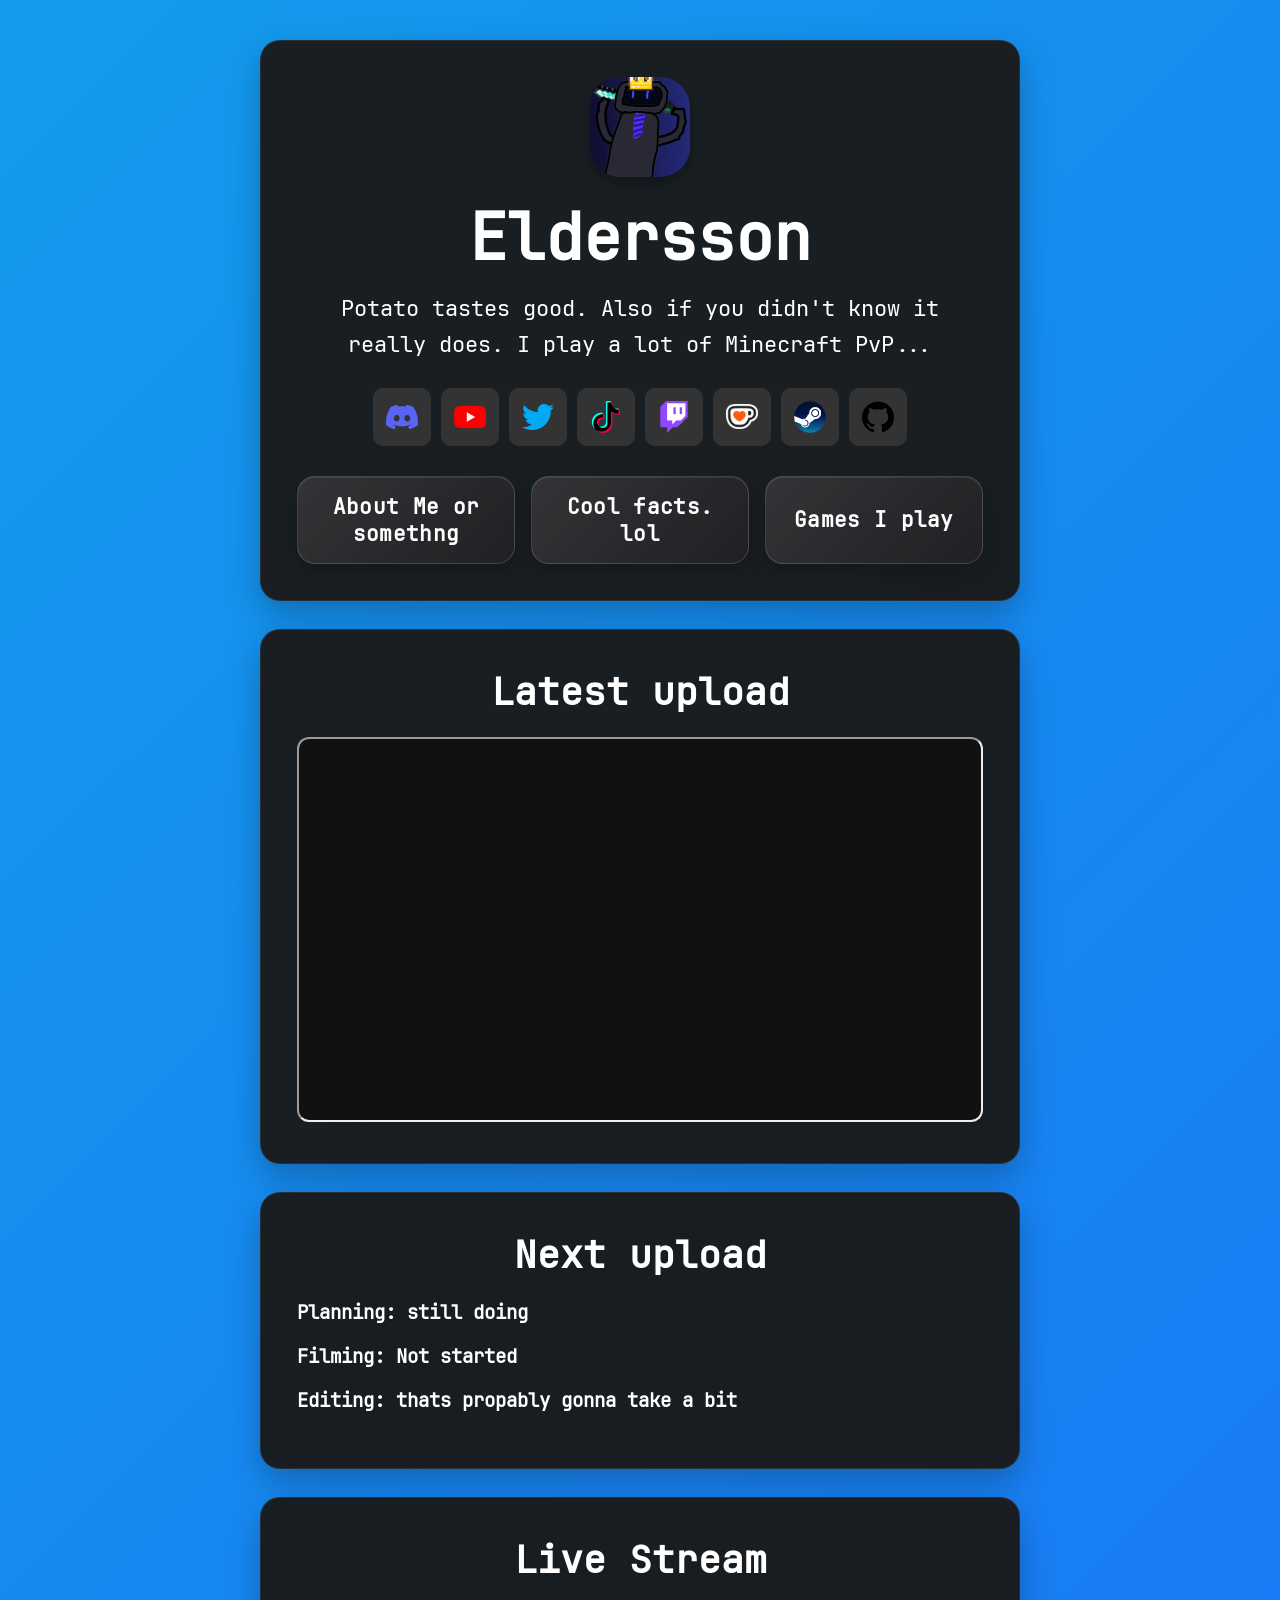
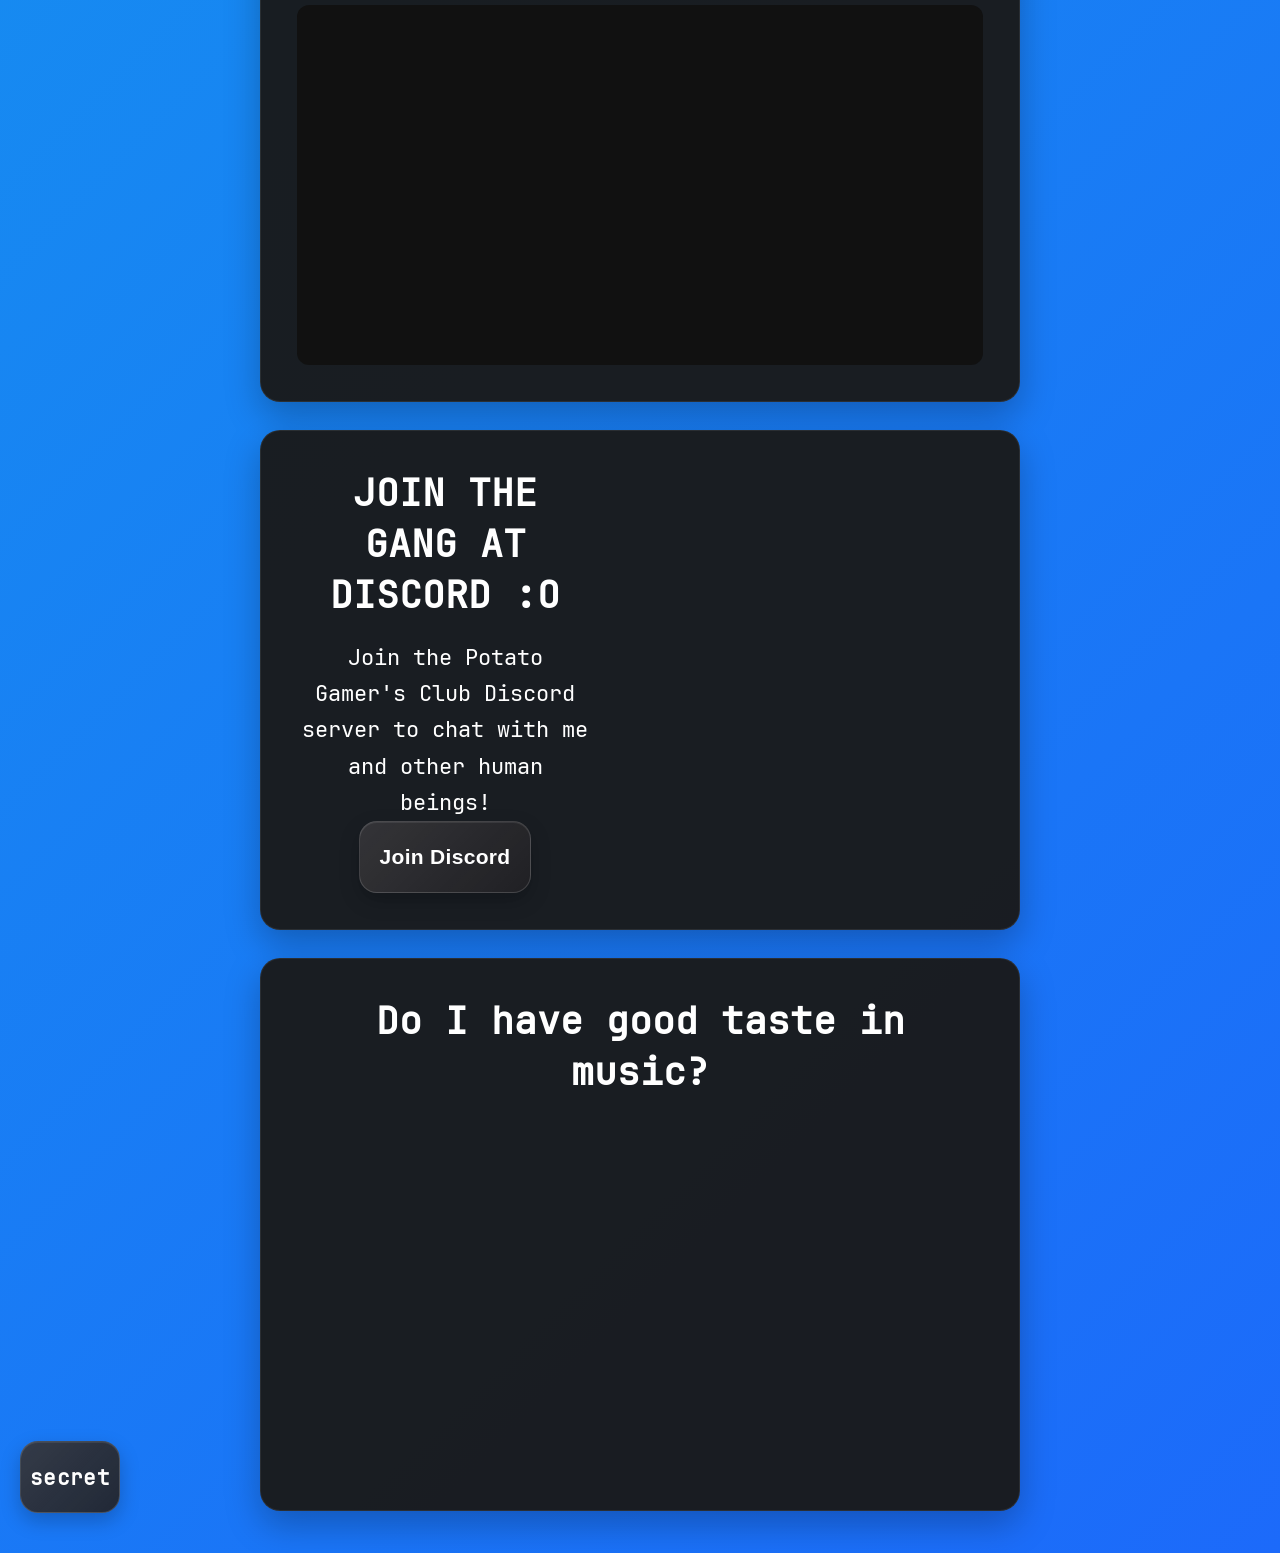
<file: index.html>
<!DOCTYPE html>
<html lang="en">
<head>
    <link rel="icon" href="images/artpfp.png" type="image/png">
    <meta charset="UTF-8">
    <meta name="viewport" content="width=device-width, initial-scale=1.0">
    <title>Eldersson</title>
    <link rel="stylesheet" href="styles.css">
    <script src="floatingEmotes.js" defer></script>
    <script src="https://ajax.googleapis.com/ajax/libs/jquery/2.1.1/jquery.min.js"></script>

    <meta property="og:title" content="Eldersson">
    <meta property="og:image" content="https://eldersson.com/images/artpfp.png">
    <meta property="og:type" content="website">
    <meta property="og:url" content="https://eldersson.com">
    <meta property="og:description" content="Official Eldersson's Profile Website :O">
    <meta property="theme-color" content="#3EBAF7">
</head>

<body>
    <script>
        var channelID = "UCptp6Fo_1Xy2K7zqJc2fACQ";
        var reqURL = "https://www.youtube.com/feeds/videos.xml?channel_id=";
        $.getJSON("https://api.rss2json.com/v1/api.json?rss_url=" + encodeURIComponent(reqURL)+channelID, function(data) {
            var link = data.items[0].link;
            var id = link.substr(link.indexOf("=")+1);
        $("#youtube_video").attr("src","https://youtube.com/embed/"+id + "?controls=0&showinfo=0&rel=0");
});
    </script>
    <main class="page">
        <section class="profile-card">
            <img
                class="avatar"
                src="images/artpfp.png"
                alt="Eldersson Avatar"
                width="100"
                height="100"
            >

            <h1>Eldersson</h1>

            <p>
                Potato tastes good. Also if you didn't know it really does.
                I play a lot of Minecraft PvP...
            </p>

            <div class="social-links">
                <a href="https://discord.gg/BuAu3FQbAg" target="_blank" rel="noopener noreferrer" class="social-link" aria-label="Discord">
                    <img src="images/discord.png" alt="">
                </a>

                <a href="https://youtube.com/@Eldersson_YT" target="_blank" rel="noopener noreferrer" class="social-link" aria-label="YouTube">
                    <img src="images/youtube.png" alt="">
                </a>

                <a href="https://x.com/@Eldersson_YT" target="_blank" rel="noopener noreferrer" class="social-link" aria-label="X">
                    <img src="images/twitter.png" alt="">
                </a>

                <a href="https://tiktok.com/@Eldersson_YT" target="_blank" rel="noopener noreferrer" class="social-link" aria-label="TikTok">
                    <img src="images/tiktok.png" alt="">
                </a>

                <a href="https://twitch.tv/eldersson" target="_blank" rel="noopener noreferrer" class="social-link" aria-label="Twitch">
                    <img src="images/twitch.png" alt="">
                </a>

                <a href="https://ko-fi.com/eldersson" target="_blank" rel="noopener noreferrer" class="social-link" aria-label="Ko-fi">
                    <img src="images/kofi.png" alt="">
                </a>
                <a href="https://steamcommunity.com/id/Eldersson" target="_blank" rel="noopener noreferrer" class="social-link" aria-label="Steam">
                    <img src="images/steam.png" alt="">
                </a>
                <a href="https://github.com/Eldersson1§" target="_blank" rel="noopener noreferrer" class="social-link" aria-label="Steam">
                    <img src="images/github.png" alt="">
                </a>
            </div>

            <nav class="page-buttons" aria-label="Pages">
                <a href="about.html" class="page-button">About Me or somethng</a>
                <a href="facts.html" class="page-button">Cool facts. lol</a>
                <a href="games.html" class="page-button">Games I play</a>
            </nav>
        </section>
        <section class="profile-card stream-card">
            <h2>Latest upload</h2>
            <iframe id="youtube_video" class="twitch-container" style="aspect-ratio: 16 / 9;" allowfullscreen></iframe>
        </section>

        <section class="profile-card">
            <h2>Next upload</h2>
            <h3 style="text-align: left;">Planning: still doing</h3>
            <h3 style="text-align: left;">Filming: Not started</h3>
            <h3 style="text-align: left;">Editing: thats propably gonna take a bit</h3>
            <h3 style="text-align: left;"></h3>
        </section>

        <section class="profile-card stream-card">
            <h2>Live Stream</h2>
            <div id="twitch-embed" class="twitch-container"></div>
        </section>
        <section class="profile-card stream-card discord-card">
    <div class="discord-info">
        <h2>JOIN THE GANG AT DISCORD :O</h2>
        <p>Join the Potato Gamer's Club Discord server to chat with me and other human beings!</p>
        <button class="discord-button" onclick="window.open('https://discord.gg/BuAu3FQbAg', '_blank')">
            Join Discord
        </button>
    </div>

    <iframe
        src="https://discord.com/widget?id=1080036728213082112&theme=dark"
        width="350"
        height="250"
        allowtransparency="true"
        frameborder="0"
        sandbox="allow-popups allow-popups-to-escape-sandbox allow-same-origin allow-scripts">
    </iframe>
</section>
    <section class="profile-card">
        <h2>Do I have good taste in music?</h2>
        <iframe data-testid="embed-iframe" style="border-radius:12px" src="https://open.spotify.com/embed/playlist/3m8Q3hfI9F5PSeHpBYS4y4?utm_source=generator&theme=0&si=e8d05082fe2f4d88" width="100%" height="352" frameBorder="0" allowfullscreen="" allow="autoplay; clipboard-write; encrypted-media; fullscreen; picture-in-picture" loading="lazy"></iframe>
    </section>
    </main>
    <a href="secret.html" class="page-button" style="width:100px; margin-top: -70px; cursor:pointer">secret</a>
    <script src="https://embed.twitch.tv/embed/v1.js"></script>
    <script>
        window.addEventListener("load", () => {
            if (typeof Twitch === "undefined") return;

            new Twitch.Embed("twitch-embed", {
                width: "100%",
                height: 360,
                channel: "eldersson",
                layout: "video",
                theme: "dark"
            });
        });
    </script>

    <script>
        window.addEventListener("load", () => {
            if (typeof FloatingEmotes !== "undefined") {
                FloatingEmotes.start({
                    images: ["images/emote_salute.png"],
                    count: 10,
                    size: 56,
                    bobHeight: 10,
                    bobSpeed: 0.6,
                    margin: 12
                });
            }
        });
    </script>
</body>
</html>
</file>
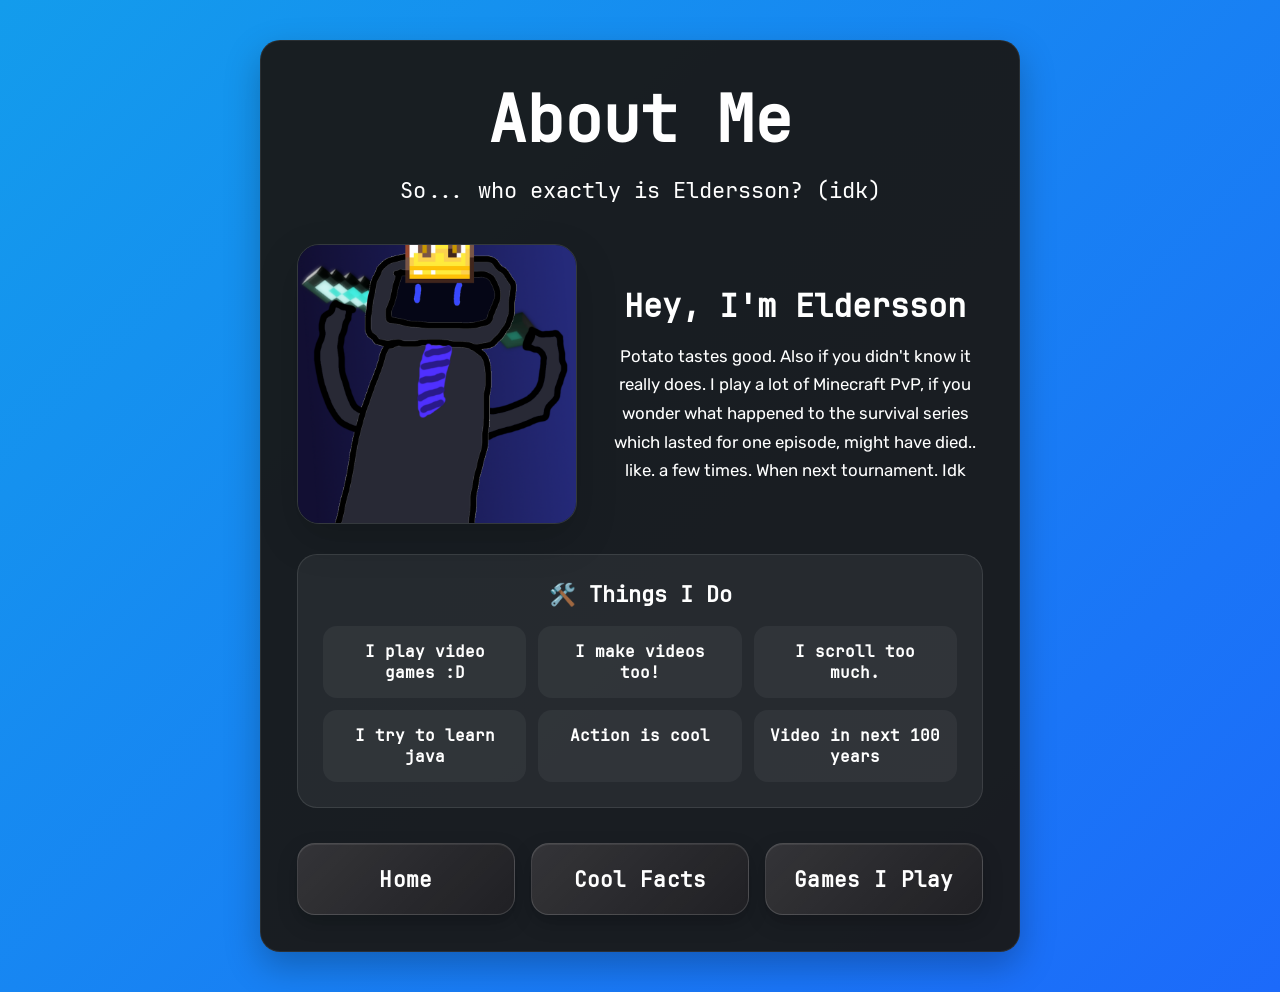
<file: about.html>
<!DOCTYPE html>

<html lang="en">
<head>
    <link rel="icon" href="images/artpfp.png" type="image/png">
    <link rel="preconnect" href="https://fonts.googleapis.com">
    <link rel="preconnect" href="https://fonts.gstatic.com" crossorigin>
    <link href="https://fonts.googleapis.com/css2?family=Inter:wght@400;500;600;700&family=Rubik:wght@500;600;700&display=swap" rel="stylesheet">
    
    <meta charset="UTF-8">
    <meta name="viewport" content="width=device-width, initial-scale=1.0">

    <title>About Me - Eldersson</title>

    <meta property="og:title" content="About Me - Eldersson">
    <meta property="og:image" content="https://eldersson.com/images/artpfp.png">
    <meta property="og:type" content="website">
    <meta property="og:url" content="https://eldersson.com/about">
    <meta property="og:description" content="Official Eldersson's Profile Website :O">
    <meta property="theme-color" content="#3EBAF7">

    <link rel="stylesheet" href="styles.css">
    <script src="floatingEmotes.js" defer></script>

<style>
    /* =========================
       ABOUT PAGE
       ========================= */

    .about-page {
        max-width: 1100px;
    }

    .about-intro {
        margin-bottom: 35px;
    }


    /* =========================
       HERO
       ========================= */

    .about-hero {
        display: grid;
        grid-template-columns: 280px 1fr;
        gap: 30px;

        margin-bottom: 30px;
    }

    .about-image {
        width: 100%;
        aspect-ratio: 1 / 1;

        object-fit: cover;

        border-radius: 22px;

        border: 1px solid rgba(255, 255, 255, 0.12);

        box-shadow: 0 15px 40px rgba(0, 0, 0, 0.2);
    }

    .about-hero-text {
        display: flex;
        flex-direction: column;
        justify-content: center;
    }

    .about-hero-text h2 {
        margin: 0 0 15px;

        font-size: 2rem;
    }

    .about-hero-text p {
        margin: 0;

        font-size: 1.05rem;
        line-height: 1.7;
    }


    /* =========================
       INFO CARDS
       ========================= */

    .about-grid {
        display: grid;
        grid-template-columns: repeat(2, 1fr);

        gap: 22px;
    }

    .about-card {
        padding: 25px;

        border-radius: 20px;

        background: rgba(255, 255, 255, 0.06);
        border: 1px solid rgba(255, 255, 255, 0.1);

        transition:
            transform 0.25s ease,
            background 0.25s ease,
            border-color 0.25s ease;
    }

    .about-card:hover {
        transform: translateY(-5px);

        background: rgba(255, 255, 255, 0.09);
        border-color: rgba(255, 255, 255, 0.22);
    }

    .about-card h2 {
        margin: 0 0 12px;

        font-size: 1.35rem;
    }

    .about-card p {
        margin: 0;

        line-height: 1.65;
    }


    /* =========================
       WIDE CARD
       ========================= */

    .about-card.wide {
        grid-column: span 2;
    }


    /* =========================
       THINGS I DO
       ========================= */

    .things-list {
        display: grid;

        grid-template-columns: repeat(3, 1fr);

        gap: 12px;

        margin-top: 18px;
    }

    .thing {
        padding: 15px;

        border-radius: 14px;

        background: rgba(255, 255, 255, 0.05);

        text-align: center;

        font-weight: 600;
    }


    /* =========================
       NAVIGATION
       ========================= */

    .about-page .page-buttons {
        margin-top: 35px;
    }


    /* =========================
       MOBILE
       ========================= */

    @media (max-width: 800px) {

        .about-hero {
            grid-template-columns: 1fr;
        }

        .about-image {
            max-width: 300px;

            margin: 0 auto;
        }

        .about-hero-text {
            text-align: center;
        }

        .about-grid {
            grid-template-columns: 1fr;
        }

        .about-card.wide {
            grid-column: span 1;
        }

        .things-list {
            grid-template-columns: 1fr;
        }
    }
</style>


</head>

<body>

<main class="page">


<section class="profile-card about-page">

    <h1>About Me</h1>

    <p class="about-intro">
        So... who exactly is Eldersson? (idk)
    </p>


    <!-- HERO -->

    <div class="about-hero">

        <img
            class="about-image"
            src="images/artpfp.png"
            alt="Eldersson"
        >

        <div class="about-hero-text">

            <h2>Hey, I'm Eldersson</h2>

            <p style="font-family: Rubik;">
                Potato tastes good. Also if you didn't know it really does. I play a lot of Minecraft PvP, if you wonder what happened to the survival series which lasted for one episode, might have died.. like. a few times.
                When next tournament. Idk
            </p>

        </div>

    </div>




        <!-- WIDE -->

        <article class="about-card wide">

            <h2>🛠️ Things I Do</h2>

            <div class="things-list">

                <div class="thing">
                    I play video games :D
                </div>

                <div class="thing">
                    I make videos too!
                </div>

                <div class="thing">
                    I scroll too much.
                </div>

                <div class="thing">
                    I try to learn java
                </div>

                <div class="thing">
                    Action is cool
                </div>

                <div class="thing">
                    Video in next 100 years
                </div>

            </div>

        </article>

    </div>


    <!-- NAVIGATION -->

    <nav class="page-buttons" aria-label="Pages">

        <a href="index.html" class="page-button">
            Home
        </a>

        <a href="facts.html" class="page-button">
            Cool Facts
        </a>

        <a href="games.html" class="page-button">
            Games I Play
        </a>

    </nav>

</section>


</main>

<script>
    window.addEventListener("load", () => {

        if (typeof FloatingEmotes !== "undefined") {

            FloatingEmotes.start({

                images: ["images/emote_salute.png"],

                count: 10,

                size: 56,

                bobHeight: 10,

                bobSpeed: 0.6,

                margin: 12

            });

        }

    });
</script>

</body>
</html>
</file>
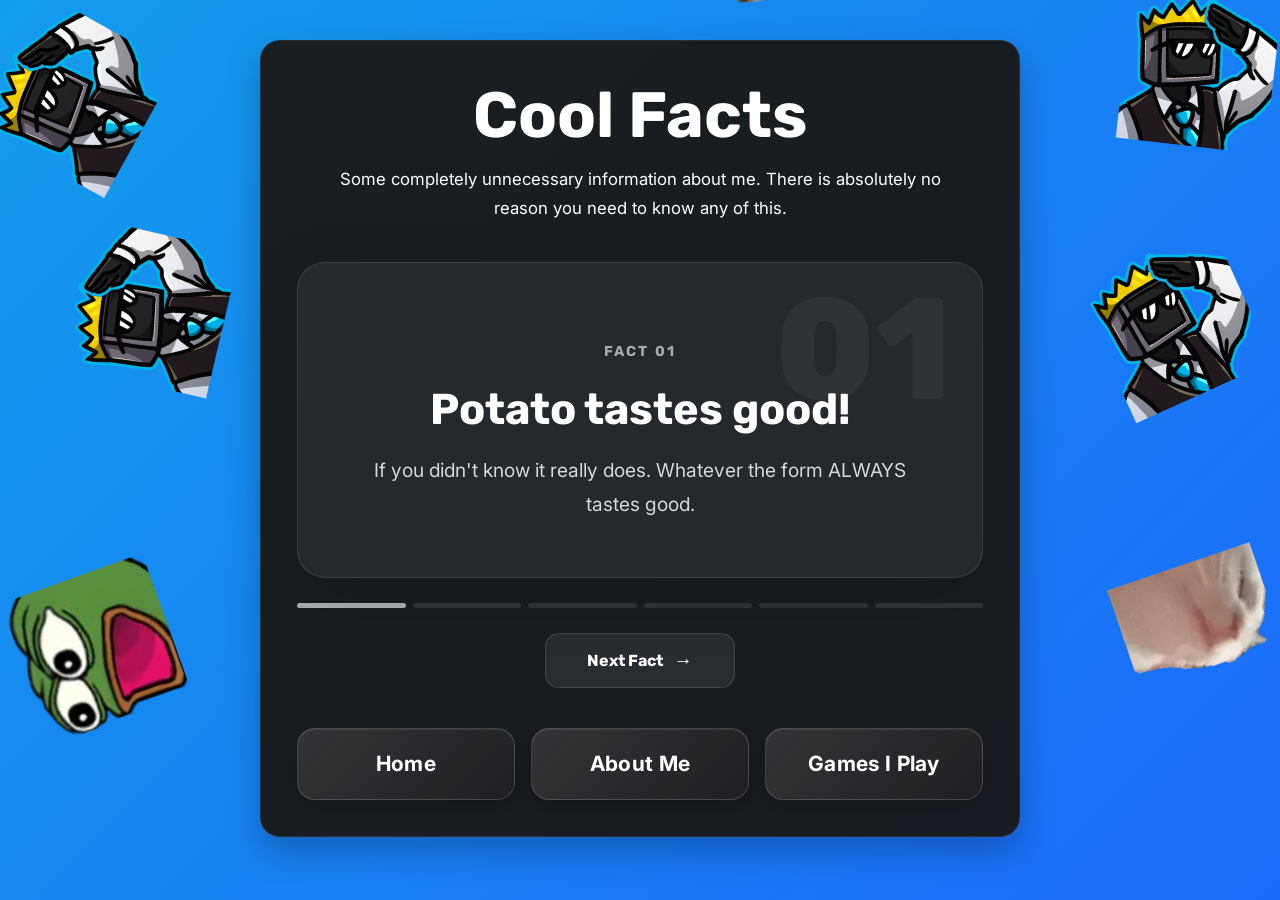
<file: facts.html>
<!DOCTYPE html>

<html lang="en">
<head>
    <link rel="icon" href="images/artpfp.png" type="image/png">


<meta charset="UTF-8">
<meta name="viewport" content="width=device-width, initial-scale=1.0">

<title>Cool Facts - Eldersson</title>
    <meta property="og:title" content="Cool Facts - Eldersson">
    <meta property="og:image" content="https://eldersson.com/images/artpfp.png">
    <meta property="og:type" content="website">
    <meta property="og:url" content="https://eldersson.com/facts">
    <meta property="og:description" content="Official Eldersson's Profile Website :O">
    <meta property="theme-color" content="#3EBAF7">

<link rel="stylesheet" href="styles.css">
<script src="floatingEmotes.js" defer></script>

<!-- Clear reading font -->
<link rel="preconnect" href="https://fonts.googleapis.com">
<link rel="preconnect" href="https://fonts.gstatic.com" crossorigin>
<link
    href="https://fonts.googleapis.com/css2?family=Inter:wght@400;500;600;700;800&family=Rubik:wght@500;600;700&display=swap"
    rel="stylesheet"
>

<style>
    /* =========================
       FACTS PAGE
       ========================= */

    .facts-page {
        max-width: 950px;
    }

    .facts-page,
    .facts-page p,
    .facts-page .fact-text {
        font-family: "Inter", sans-serif;
    }

    .facts-page h1,
    .facts-page h2,
    .facts-page .next-button {
        font-family: "Rubik", sans-serif;
    }


    /* =========================
       INTRO
       ========================= */

    .facts-intro {
        max-width: 650px;

        margin: 0 auto 40px;

        font-size: 1.05rem;
        line-height: 1.7;

        text-align: center;
    }


    /* =========================
       FACT
       ========================= */

    .fact {
        position: relative;

        padding: 55px 65px;

        border-radius: 28px;

        background: rgba(255, 255, 255, 0.055);

        border: 1px solid rgba(255, 255, 255, 0.1);

        box-shadow:
            0 20px 60px rgba(0, 0, 0, 0.18);

        overflow: hidden;
    }


    /* Decorative number */

    .fact-number {
        position: absolute;

        top: 15px;
        right: 30px;

        font-family: "Rubik", sans-serif;

        font-size: clamp(5rem, 12vw, 9rem);

        font-weight: 800;

        line-height: 1;

        opacity: 0.045;

        user-select: none;
        pointer-events: none;
    }


    /* FACT label */

    .fact-label {
        display: inline-block;

        margin-bottom: 25px;

        font-family: "Rubik", sans-serif;

        font-size: 0.9rem;
        font-weight: 700;

        letter-spacing: 0.14em;

        text-transform: uppercase;

        opacity: 0.6;
    }


    /* Icon */

    .fact-icon {
        font-size: 3rem;

        line-height: 1;

        margin-bottom: 22px;
    }


    /* Fact title */

    .fact h2 {
        margin: 0 0 18px;

        font-size: clamp(1.8rem, 4vw, 2.7rem);

        line-height: 1.15;
    }


    /* Actual fact text */

    .fact-text {
        max-width: 760px;

        margin: 0;

        font-size: clamp(1.05rem, 2vw, 1.2rem);

        line-height: 1.8;

        opacity: 0.82;
    }


    /* =========================
       NEXT BUTTON
       ========================= */

    .fact-controls {
        display: flex;

        justify-content: center;

        margin-top: 25px;
    }

    .next-button {
        display: inline-flex;

        align-items: center;
        justify-content: center;

        min-width: 190px;

        padding: 15px 25px;

        border-radius: 14px;

        border: 1px solid rgba(255, 255, 255, 0.12);

        background: rgba(255, 255, 255, 0.07);

        color: inherit;

        font-size: 1rem;
        font-weight: 700;

        text-decoration: none;

        cursor: pointer;

        transition:
            transform 0.2s ease,
            background 0.2s ease,
            border-color 0.2s ease;
    }

    .next-button:hover {
        transform: translateY(-3px);

        background: rgba(255, 255, 255, 0.12);

        border-color: rgba(255, 255, 255, 0.25);
    }

    .next-arrow {
        margin-left: 10px;

        font-size: 1.2rem;
    }


    /* =========================
       PROGRESS
       ========================= */

    .fact-progress {
        display: flex;

        gap: 7px;

        margin-top: 25px;
    }

    .fact-dot {
        height: 5px;

        flex: 1;

        border-radius: 999px;

        background: rgba(255, 255, 255, 0.1);

        transition: background 0.25s ease;
    }

    .fact-dot.active {
        background: rgba(255, 255, 255, 0.65);
    }


    /* =========================
       NAVIGATION
       ========================= */

    .facts-page .page-buttons {
        margin-top: 40px;
    }


    /* =========================
       MOBILE
       ========================= */

    @media (max-width: 600px) {

        .fact {
            padding: 35px 25px;
        }

        .fact-number {
            right: 15px;
            top: 10px;
        }

        .fact h2 {
            font-size: 1.8rem;
        }

        .fact-text {
            font-size: 1rem;
            line-height: 1.7;
        }
    }
</style>


</head>

<body>

<main class="page">


<section class="profile-card facts-page">

    <h1>Cool Facts</h1>

    <p class="facts-intro">
        Some completely unnecessary information about me.
        There is absolutely no reason you need to know any of this.
    </p>


    <!-- FACT -->

    <article class="fact">

        <span class="fact-number" id="fact-number">
            01
        </span>

        <div class="fact-icon" id="fact-icon"></div>

        <span class="fact-label" id="fact-label">
            Fact 01
        </span>

        <h2 id="fact-title">
            Potato tastes good!
        </h2>

        <p class="fact-text" id="fact-text">
            If you didn't know it really does. Whatever the form ALWAYS tastes good.
        </p>

    </article>


    <!-- PROGRESS -->

    <div class="fact-progress" id="fact-progress">

        <span class="fact-dot active"></span>
        <span class="fact-dot"></span>
        <span class="fact-dot"></span>
        <span class="fact-dot"></span>
        <span class="fact-dot"></span>
        <span class="fact-dot"></span>

    </div>


    <!-- NEXT -->

    <div class="fact-controls">

        <button
            class="next-button"
            id="next-fact"
            type="button"
        >
            Next Fact
            <span class="next-arrow">→</span>
        </button>

    </div>


    <!-- NAVIGATION -->

    <nav class="page-buttons" aria-label="Pages">

        <a href="index.html" class="page-button">
            Home
        </a>

        <a href="about.html" class="page-button">
            About Me
        </a>

        <a href="games.html" class="page-button">
            Games I Play
        </a>

    </nav>

</section>


</main>

<script>
    const facts = [
        {
            icon: "",
            title: "Potato tastes good!",
            text: "If you didn't know it really does. Whatever the form ALWAYS tastes good."
        },
        {
            icon: "",
            title: "Rexmin203 made my emotes.",
            text: "They make some really cool stuff so go check them out, or else *insert gun pointing or something* (https://vgen.co/rexmin203)"
        },
        {
            icon: "",
            title: "DONT QUESTION THE UPLOAD SCHEDULE.",
            text: "Just dont, ok"
        },
        {
            icon: "",
            title: "Tidal Wave.",
            text: "It's a cool gd level, W song too its playing on background while making this lol"
        },
        {
            icon: "",
            title: "I play rhythm games.",
            text: "osu! and Geometry Dash. What can you say they're generational bangers!"
        },
        {
            icon: "",
            title: "You should ❌ NEED TO SUBSCRIBE TO MY YOUTUBE CHANNEL AAAA",
            text: "facts! (https://www.youtube.com/@Eldersson_YT?sub_confirmation=1)"
        }
    ];


    let currentFact = 0;


    const factNumber = document.getElementById("fact-number");
    const factIcon = document.getElementById("fact-icon");
    const factLabel = document.getElementById("fact-label");
    const factTitle = document.getElementById("fact-title");
    const factText = document.getElementById("fact-text");
    const nextButton = document.getElementById("next-fact");
    const dots = document.querySelectorAll(".fact-dot");


    // Automatically turns https:// URLs into clickable links
    function linkify(text) {
    return text.replace(
        /(https:\/\/[^\s<]+?)([.,!?;:)]+)?(?=\s|$)/g,
        (match, url, punctuation) => {
            return `<a href="${url}" target="_blank" rel="noopener noreferrer">${url}</a>${punctuation || ""}`;
        }
    );
}


    function showFact(index) {

        const fact = facts[index];

        factNumber.textContent =
            String(index + 1).padStart(2, "0");

        factIcon.textContent = fact.icon;

        factLabel.textContent =
            `Fact ${String(index + 1).padStart(2, "0")}`;

        factTitle.textContent = fact.title;

        // Make URLs clickable
        factText.innerHTML = linkify(fact.text);


        dots.forEach((dot, i) => {
            dot.classList.toggle(
                "active",
                i === index
            );
        });


        nextButton.innerHTML =
            index === facts.length - 1
                ? 'Start Again <span class="next-arrow">↻</span>'
                : 'Next Fact <span class="next-arrow">→</span>';
    }


    nextButton.addEventListener("click", () => {

        currentFact++;

        if (currentFact >= facts.length) {
            currentFact = 0;
        }

        showFact(currentFact);

    });
</script>

<script>
    window.addEventListener("load", () => {

        if (typeof FloatingEmotes !== "undefined") {

            FloatingEmotes.start({

                images: ["images/emote_salute.png"],

                count: 10,

                size: 56,

                bobHeight: 10,

                bobSpeed: 0.6,

                margin: 12

            });

        }

    });
</script>

</body>
</html>
</file>
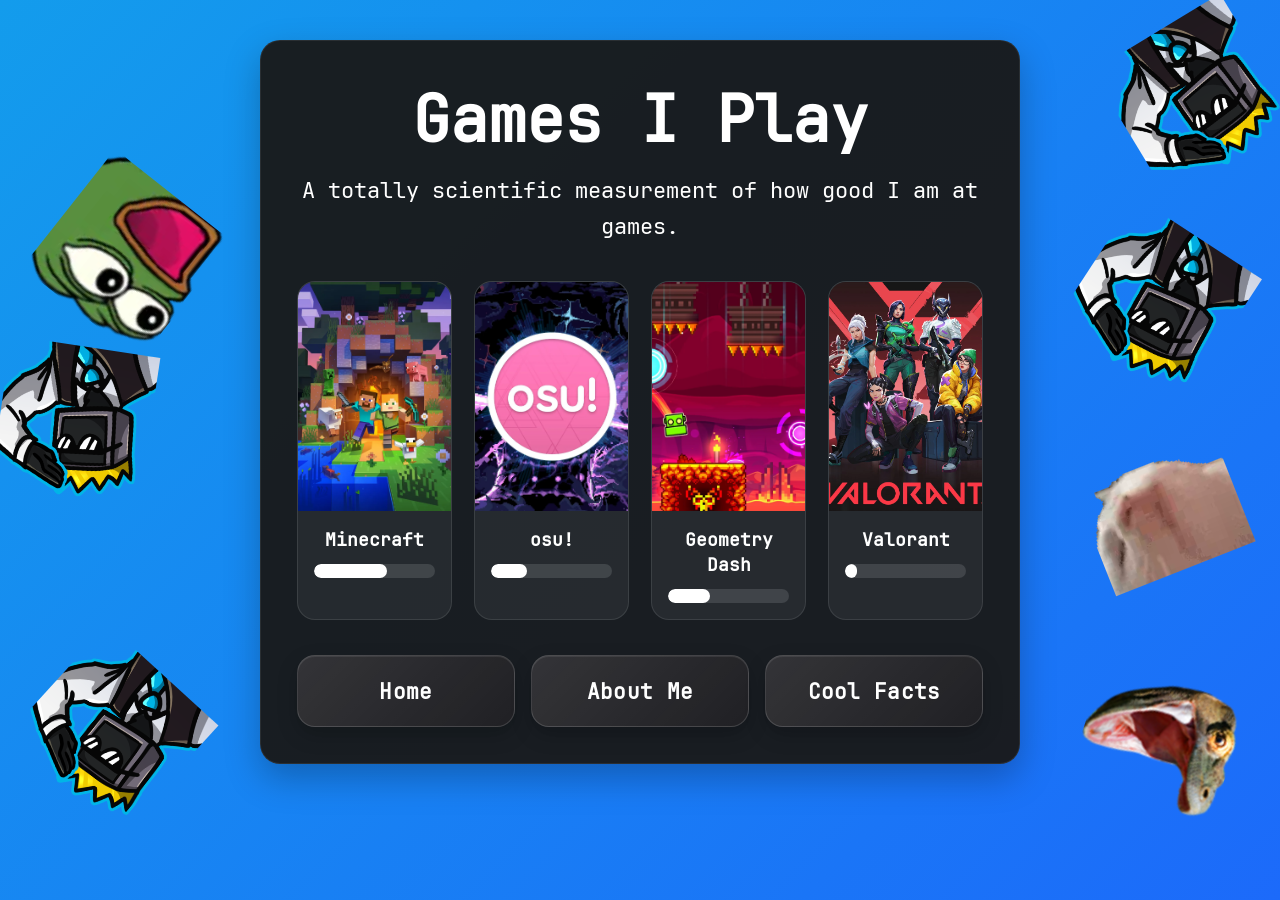
<file: games.html>
<!DOCTYPE html>

<html lang="en">
<head>
    <link rel="icon" href="images/artpfp.png" type="image/png">
    <meta charset="UTF-8">
    <meta name="viewport" content="width=device-width, initial-scale=1.0">

    <title>Games I Play - Eldersson</title>
    <meta property="og:title" content="Games I play - Eldersson">
    <meta property="og:image" content="https://eldersson.com/images/artpfp.png">
    <meta property="og:type" content="website">
    <meta property="og:url" content="https://eldersson.com/games">
    <meta property="og:description" content="Official Eldersson's Profile Website :O">
    <meta property="theme-color" content="#3EBAF7">

    <link rel="stylesheet" href="styles.css">
    <script src="floatingEmotes.js" defer></script>

<style>
    /* =========================
       GAMES PAGE
       ========================= */

    .games-page {
        max-width: 1100px;
    }

    .games-intro {
        margin-bottom: 35px;
    }

    .games-grid {
        display: grid;
        grid-template-columns: repeat(4, 1fr);
        gap: 22px;
        width: 100%;
    }

    /* Individual game */

    .game {
        overflow: hidden;
        border-radius: 18px;

        background: rgba(255, 255, 255, 0.06);
        border: 1px solid rgba(255, 255, 255, 0.1);

        transition:
            transform 0.25s ease,
            border-color 0.25s ease,
            background 0.25s ease;
    }

    .game:hover {
        transform: translateY(-8px);

        background: rgba(255, 255, 255, 0.1);
        border-color: rgba(255, 255, 255, 0.25);
    }

    /* Vertical banner */

    .game-banner {
        width: 100%;
        aspect-ratio: 2 / 3;

        object-fit: cover;
        display: block;
    }

    /* Bottom section */

    .game-bottom {
        padding: 16px;
    }

    .game-name {
        margin: 0 0 12px;

        font-size: 1.15rem;
        font-weight: 700;
    }

    /* Actual progress bar */

    .progress-bar {
        width: 100%;
        height: 14px;

        border-radius: 999px;
        overflow: hidden;

        background: rgba(255, 255, 255, 0.12);
    }

    .progress {
        height: 100%;
        width: var(--progress);

        border-radius: inherit;

        background: currentColor;

        transform-origin: left;
        animation: progressIn 1s ease forwards;
    }

    @keyframes progressIn {
        from {
            transform: scaleX(0);
        }

        to {
            transform: scaleX(1);
        }
    }

    /* Navigation */

    .games-page .page-buttons {
        margin-top: 35px;
    }

    /* Smaller screens */

    @media (max-width: 900px) {
        .games-grid {
            grid-template-columns: repeat(2, 1fr);
        }
    }

    @media (max-width: 550px) {
        .games-grid {
            grid-template-columns: 1fr 1fr;
            gap: 12px;
        }

        .game-bottom {
            padding: 10px;
        }

        .game-name {
            font-size: 0.95rem;
        }

        .progress-bar {
            height: 10px;
        }
    }
</style>

</head>

<body>

<main class="page">

<section class="profile-card games-page">

    <h1>Games I Play</h1>

    <p class="games-intro">
        A totally scientific measurement of how good I am at games.
    </p>

    <div class="games-grid">

        <!-- Minecraft -->
        <article class="game">
            <img
                class="game-banner"
                src="images/compressed_images/minecraft.webp"
                alt="Minecraft"
            >

            <div class="game-bottom">
                <h2 class="game-name">Minecraft</h2>

                <div class="progress-bar">
                    <div
                        class="progress"
                        style="--progress: 60%;"
                    ></div>
                </div>
            </div>
        </article>


        <!-- osu! -->
        <article class="game">
            <img
                class="game-banner"
                src="images/compressed_images/osu.webp"
                alt="osu!"
            >

            <div class="game-bottom">
                <h2 class="game-name">osu!</h2>

                <div class="progress-bar">
                    <div
                        class="progress"
                        style="--progress: 30%;"
                    ></div>
                </div>
            </div>
        </article>


        <!-- Geometry Dash -->
        <article class="game">
            <img
                class="game-banner"
                src="images/compressed_images/geometrydash.webp"
                alt="Geometry Dash"
            >

            <div class="game-bottom">
                <h2 class="game-name">Geometry Dash</h2>

                <div class="progress-bar">
                    <div
                        class="progress"
                        style="--progress: 35%;"
                    ></div>
                </div>
            </div>
        </article>


        <!-- Valorant -->
        <article class="game">
            <img
                class="game-banner"
                src="images/compressed_images/valorant.webp"
                alt="Valorant"
            >

            <div class="game-bottom">
                <h2 class="game-name">Valorant</h2>

                <div class="progress-bar">
                    <div
                        class="progress"
                        style="--progress: 10%;"
                    ></div>
                </div>
            </div>
        </article>

    </div>


    <nav class="page-buttons" aria-label="Pages">
        <a href="index.html" class="page-button">Home</a>
        <a href="about.html" class="page-button">About Me</a>
        <a href="facts.html" class="page-button">Cool Facts</a>
    </nav>

</section>

</main>

<script>
    window.addEventListener("load", () => {
        if (typeof FloatingEmotes !== "undefined") {
            FloatingEmotes.start({
                images: ["images/emote_salute.png"],
                count: 10,
                size: 56,
                bobHeight: 10,
                bobSpeed: 0.6,
                margin: 12
            });
        }
    });
</script>

</body>
</html>
</file>
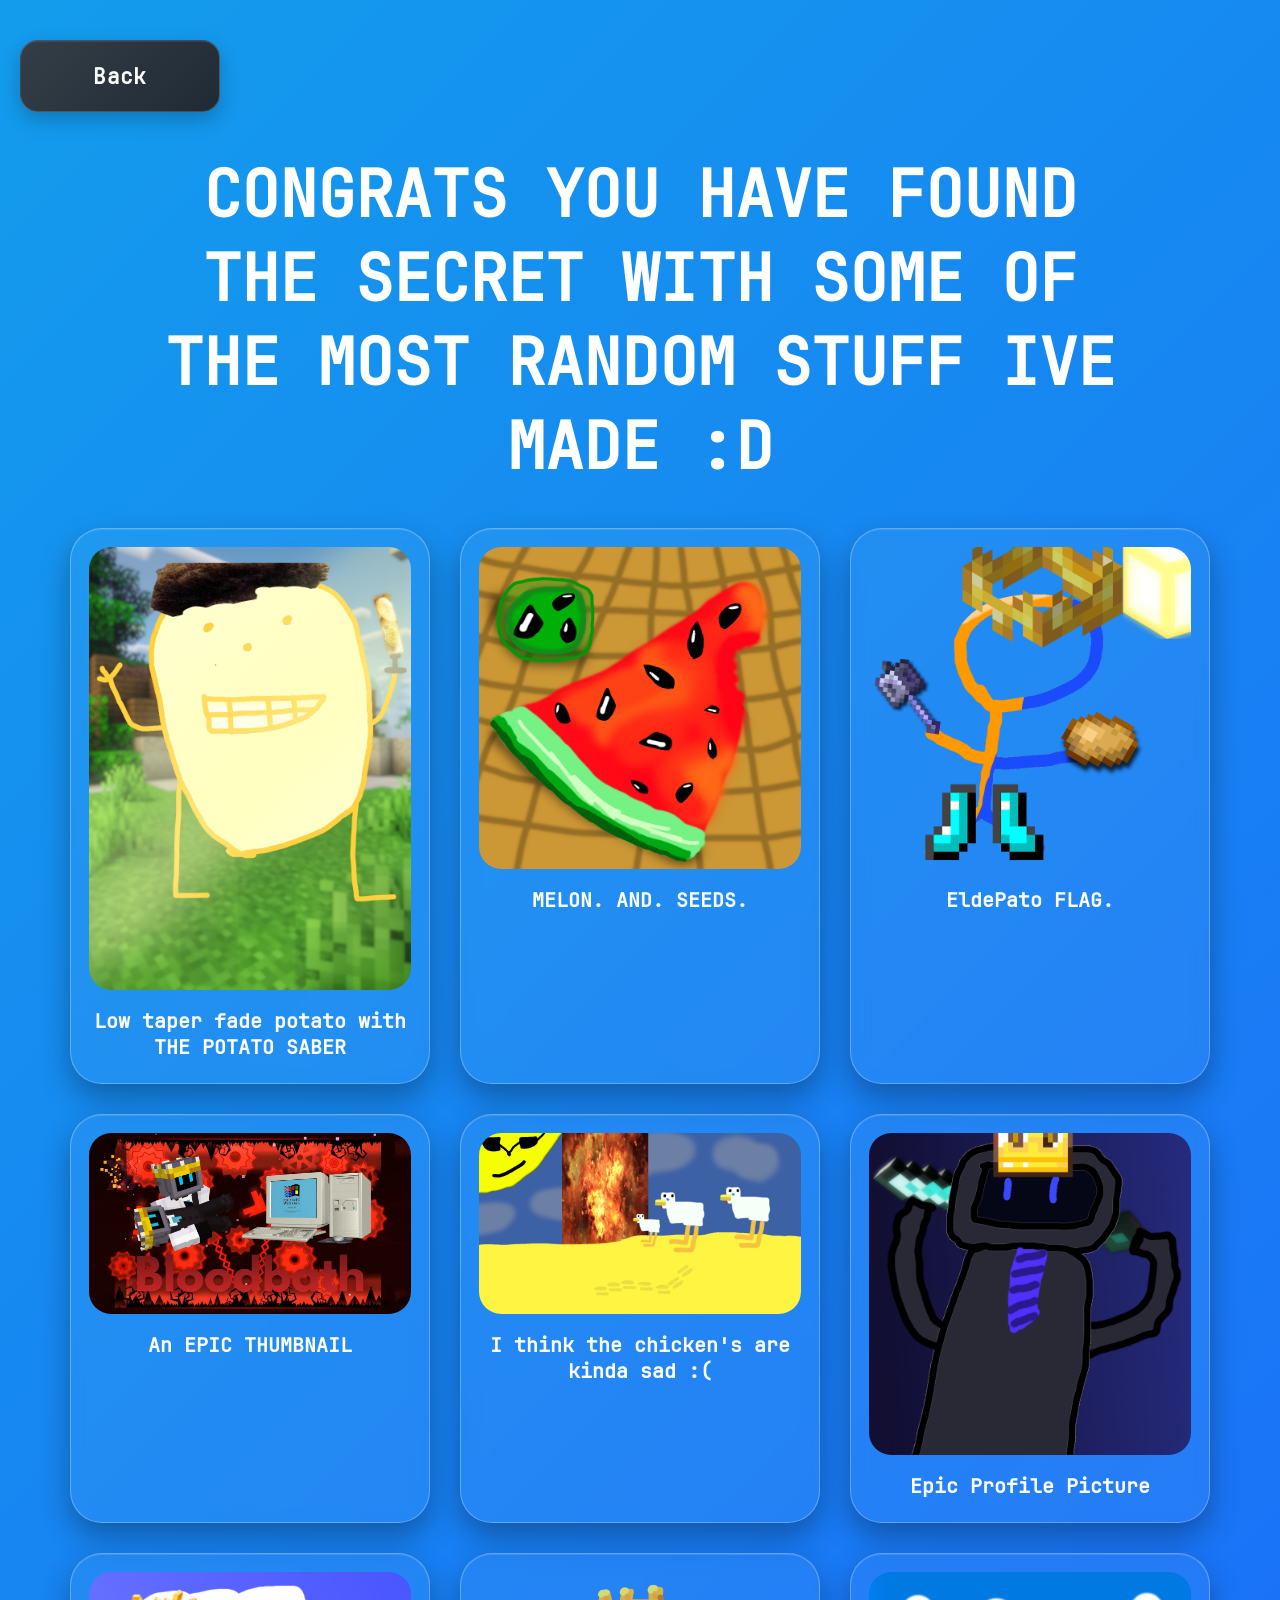
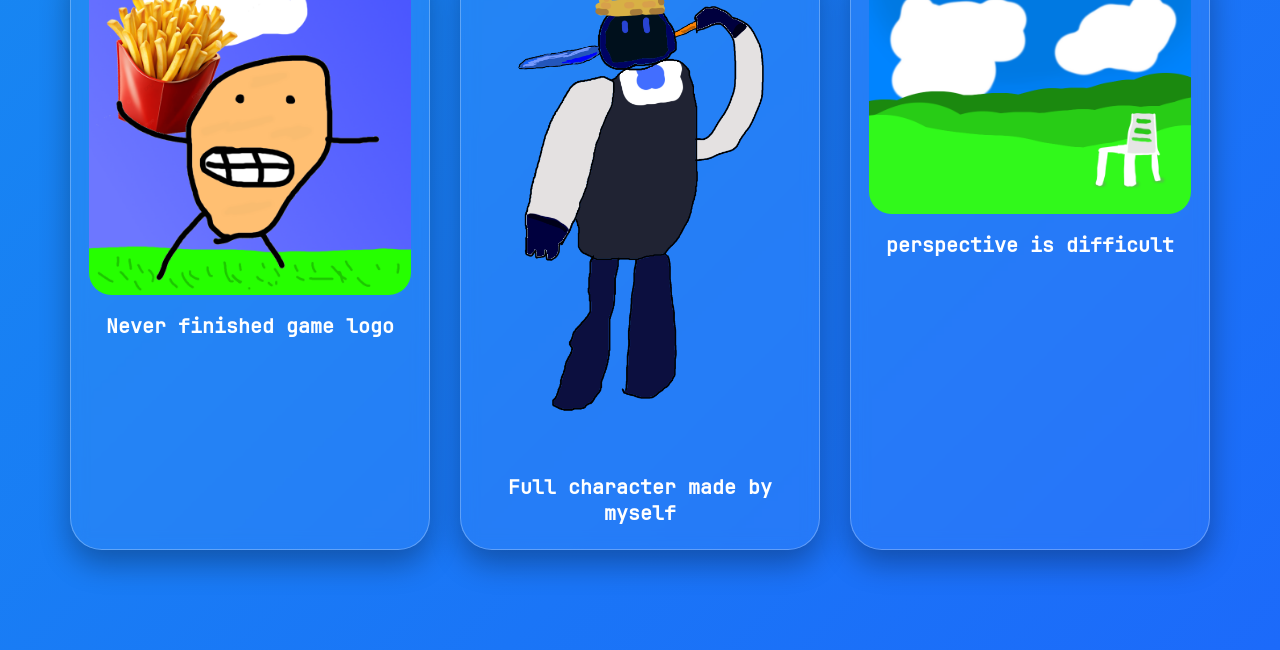
<file: secret.html>
<!DOCTYPE html>
<html lang="en">
<head>
    <link rel="icon" href="images/artpfp.png" type="image/png">
    <meta charset="UTF-8">
    <meta name="viewport" content="width=device-width, initial-scale=1.0">

    <title>Congrats u found it</title>
    <meta property="og:title" content="Secret - Eldersson">
    <meta property="og:image" content="https://eldersson.com/images/artpfp.png">
    <meta property="og:type" content="website">
    <meta property="og:url" content="https://eldersson.com/secret">
    <meta property="og:description" content="Official Eldersson's Profile Website :O">
    <meta property="theme-color" content="#3EBAF7">

    <link rel="stylesheet" href="styles.css">
    <script src="floatingEmotes.js" defer></script>
</head>

<body>
    <a href="index.html" class="page-button" style="width: 200px; justify-self: center;">Back</a>

    <h1 class="secret-title">
        CONGRATS YOU HAVE FOUND THE SECRET WITH SOME OF THE MOST RANDOM STUFF IVE MADE :D
    </h1>

    <section class="image-wall">

        <div class="image-card">
            <img
                src="images/Low taper fade potato with potato saber.png"
                alt="Low taper fade potato with the potato saber"
            >
            <h2>Low taper fade potato with THE POTATO SABER</h2>
        </div>

        <div class="image-card">
            <img
                src="images/Melon and seeds.png"
                alt="Melon and seeds"
            >
            <h2>MELON. AND. SEEDS.</h2>
        </div>
        <div class="image-card">
            <img
                src="images/eldepato logo.png"
                alt="EldePato"
            >
            <h2>EldePato FLAG.</h2>
        </div>
        <div class="image-card">
            <img
                src="images/BLOODBATH BATH IN THE BLOOD.png"
                alt="bloodbath"
            >
            <h2>An EPIC THUMBNAIL</h2>
        </div>
        <div class="image-card">
            <img
                src="images/Chickens sad.png"
                alt="chicken sad"
            >
            <h2>I think the chicken's are kinda sad :(</h2>
        </div>
        <div class="image-card">
            <img
                src="images/artpfp.png"
                alt="pfp"
            >
            <h2>Epic Profile Picture</h2>
        </div>
        <div class="image-card">
            <img
                src="images/Potatotown.png"
                alt="potatotown"
                loading="lazy"
            >
            <h2>Never finished game logo</h2>
        </div>
        <div class="image-card">
            <img
                src="images/EldeMadeArt.png"
                alt="elde made art"
                loading="lazy"
            >
            <h2>Full character made by myself</h2>
        </div>
        <div class="image-card">
            <img
                src="images/Making perspective is hard.png"
                alt="perspective"
                loading="lazy"
            >
            <h2>perspective is difficult</h2>
        </div>
    </section>

    <style>
        .secret-title {
            text-align: center;
            margin: 40px auto;
            max-width: 1000px;
        }

        .image-wall {
            width: min(1200px, 92%);
            margin: 0 auto 60px;

            display: grid;
            grid-template-columns: repeat(auto-fit, minmax(300px, 1fr));
            gap: 30px;
        }

        .image-card {
            padding: 18px;

            border: 1px solid rgba(255, 255, 255, 0.28);
            border-radius: 2rem;

            background: rgba(255, 255, 255, 0.05);

            box-shadow:
                0 14px 30px rgba(0, 0, 0, 0.3),
                inset 0 1px 0 rgba(255, 255, 255, 0.12);

            backdrop-filter: blur(8px);

            transition:
                transform 0.2s ease,
                box-shadow 0.2s ease;
        }

        .image-card:hover {
            transform: translateY(-6px);

            box-shadow:
                0 20px 40px rgba(0, 0, 0, 0.4),
                inset 0 1px 0 rgba(255, 255, 255, 0.16);
        }

        .image-card img {
            width: 100%;
            max-height: 500px;

            display: block;
            object-fit: contain;

            border-radius: 1.4rem;
        }

        .image-card h2 {
            margin: 18px 5px 5px;

            text-align: center;
            font-size: 1.25rem;
        }

        @media (max-width: 700px) {
            .image-wall {
                grid-template-columns: 1fr;
                width: 90%;
            }

            .secret-title {
                font-size: 1.8rem;
                padding: 0 15px;
            }
        }
    </style>

</body>
</html>
</file>
<file: styles.css>
@font-face {
    font-family: "BoldPixels";
    src: url("../fonts/BoldsPixels.ttf") format("truetype");
    font-display: swap;
}
@font-face {
    font-family: "NerdFont";
    src: url("../fonts/JetBrainsMono-Regular.ttf") format("truetype");
    font-display: swap;
}

* {
    box-sizing: border-box;
}

html {
    min-height: 100%;
}

body {
    min-height: 100vh;
    margin: 0;
    padding: 40px 20px;
    font-family: "NerdFont", system-ui, sans-serif;
    color: #ffffff;
    background: linear-gradient(135deg, #139cec 0%, #1c6afa 100%);
    overflow-x: hidden;
}

.page {
    width: min(100%, 900px);
    margin: 0 auto;
    display: flex;
    flex-direction: column;
    align-items: center;
    gap: 28px;
    position: relative;
    z-index: 10;
}

.profile-card {
    width: min(100%, 760px);
    margin: 0;
    padding: 36px;
    background: rgba(26, 26, 26, 0.96);
    border: 1px solid rgba(255, 255, 255, 0.08);
    border-radius: 20px;
    text-align: center;
    box-shadow: 0 14px 35px rgba(0, 0, 0, 0.25);
    transform: none;
}

.avatar {
    display: block;
    width: 100px;
    height: 100px;
    margin: 0 auto 18px;
    object-fit: cover;
    border-radius: 30%;
    box-shadow: 0 6px 14px rgba(0, 0, 0, 0.3);
}

h1,
h2,
p {
    margin-left: 0;
    margin-right: 0;
}

h1 {
    margin-top: 0;
    margin-bottom: 12px;
    font-size: clamp(42px, 5vw, 64px);
}

h2 {
    margin-top: 0;
    margin-bottom: 20px;
    font-size: clamp(30px, 3vw, 42px);
}

p {
    margin-top: 0;
    margin-bottom: 0;
    line-height: 1.65;
    font-size: 22px;
}

a {
    color: #ffffff;
    text-decoration: none;
}

.social-links {
    margin-top: 24px;
    display: flex;
    flex-wrap: wrap;
    justify-content: center;
    gap: 10px;
}

.social-link {
    width: 58px;
    height: 58px;
    display: flex;
    align-items: center;
    justify-content: center;
    flex: 0 0 58px;
    padding: 0;
    background: #333;
    border-radius: 10px;
    transition:
        transform 0.18s ease,
        background-color 0.18s ease;
}

.social-link:hover {
    transform: translateY(-3px) scale(1.05);
    background: #444;
}

.social-link img {
    width: 32px;
    height: 32px;
    object-fit: contain;
    display: block;
}

.page-buttons {
    width: 100%;
    margin-top: 30px;
    display: grid;
    grid-template-columns: repeat(3, 1fr);
    gap: 16px;
}

.page-button {
    position: relative;
    min-height: 72px;
    display: flex;
    align-items: center;
    justify-content: center;
    padding: 16px 20px;
    overflow: hidden;
    isolation: isolate;

    background:
        linear-gradient(135deg, rgba(255,255,255,0.12), rgba(255,255,255,0.035)),
        rgba(25, 25, 30, 0.92);
    border: 1px solid rgba(255, 255, 255, 0.14);
    border-radius: 18px;

    font-size: 21px;
    font-weight: 700;
    letter-spacing: 0.3px;
    color: #fff;
    text-decoration: none;

    box-shadow:
        0 8px 20px rgba(0, 0, 0, 0.22),
        inset 0 1px 0 rgba(255, 255, 255, 0.08);

    transition:
        transform 0.2s cubic-bezier(.2,.8,.2,1),
        background 0.2s ease,
        border-color 0.2s ease,
        box-shadow 0.2s ease;
}

/* Shiny diagonal sweep */
.page-button::before {
    content: "";
    position: absolute;
    inset: -80%;
    z-index: -1;
    background: linear-gradient(
        115deg,
        transparent 40%,
        rgba(255,255,255,0.18) 50%,
        transparent 60%
    );
    transform: translateX(-45%) rotate(8deg);
    transition: transform 0.55s ease;
}

/* Little glowing accent underneath */

.page-button:hover {
    transform: translateY(-6px) scale(1.025);
    background:
        linear-gradient(135deg, rgba(255,255,255,0.18), rgba(255,255,255,0.055)),
        rgba(35, 35, 42, 0.96);
    border-color: rgba(255, 255, 255, 0.28);
    box-shadow:
        0 14px 30px rgba(0, 0, 0, 0.3),
        inset 0 1px 0 rgba(255, 255, 255, 0.12);
}

.page-button:hover::before {
    transform: translateX(45%) rotate(8deg);
}

.page-button:hover::after {
    opacity: 1;
}

.page-button:active {
    transform: translateY(-2px) scale(0.99);
}

.discord-button {
    position: relative;
    min-height: 72px;
    display: flex;
    align-items: center;
    justify-content: center;
    padding: 16px 20px;
    overflow: hidden;
    isolation: isolate;
    margin: 0 auto;

    background:
        linear-gradient(135deg, rgba(255,255,255,0.12), rgba(255,255,255,0.035)),
        rgba(25, 25, 30, 0.92);
    border: 1px solid rgba(255, 255, 255, 0.14);
    border-radius: 18px;

    font-size: 21px;
    font-weight: 700;
    letter-spacing: 0.3px;
    color: #fff;
    text-decoration: none;

    box-shadow:
        0 8px 20px rgba(0, 0, 0, 0.22),
        inset 0 1px 0 rgba(255, 255, 255, 0.08);

    transition:
        transform 0.2s cubic-bezier(.2,.8,.2,1),
        background 0.2s ease,
        border-color 0.2s ease,
        box-shadow 0.2s ease;
}

/* Shiny diagonal sweep */
.discord-button::before {
    content: "";
    position: absolute;
    inset: -80%;
    z-index: -1;
    background: linear-gradient(
        115deg,
        transparent 40%,
        rgba(255,255,255,0.18) 50%,
        transparent 60%
    );
    transform: translateX(-45%) rotate(8deg);
    transition: transform 0.55s ease;
}

/* Little glowing accent underneath */

.discord-button:hover {
    transform: translateY(-6px) scale(1.025);
    cursor: pointer;
    background:
        linear-gradient(135deg, rgba(255,255,255,0.18), rgba(255,255,255,0.055)),
        rgba(35, 35, 42, 0.96);
    border-color: rgba(255, 255, 255, 0.28);
    box-shadow:
        0 14px 30px rgba(0, 0, 0, 0.3),
        inset 0 1px 0 rgba(255, 255, 255, 0.12);
}

.discord-button:hover::before {
    transform: translateX(45%) rotate(8deg);
}

.discord-button:hover::after {
    opacity: 1;
}

.discord-button:active {
    transform: translateY(-2px) scale(0.99);
}

.discord-card {
    display: flex;
    align-items: center;
    justify-content: space-between;
    gap: 40px;
}

.discord-info {
    flex: 1;
}

.discord-card iframe {
    flex-shrink: 0;
}

.discord-card
.stream-card {
    width: min(100%, 760px);
    overflow: hidden;
}

.twitch-container {
    width: 100%;
    min-height: 360px;
    border-radius: 12px;
    overflow: hidden;
    background: #111;
}

.twitch-container iframe {
    display: block;
    width: 100% !important;
    max-width: 100%;
    border: 0;
}

@media (max-width: 600px) {
    body {
        padding: 20px 12px;
    }

    .page {
        gap: 18px;
    }

    .profile-card {
        width: 100%;
        padding: 22px 18px;
        border-radius: 16px;
    }

    .stream-card {
        width: 100%;
    }

    .twitch-container {
        min-height: 190px;
    }

    .social-link {
        width: 42px;
        height: 42px;
        flex: 0 0 42px;
    }

    .social-link img {
        width: 22px;
        height: 22px;
    }

    .page-buttons {
        grid-template-columns: 1fr;
        gap: 10px;
    }

    .page-button {
        min-height: 54px;
        font-size: 18px;
    }

    p {
        font-size: 16px;
    }
}

@media (prefers-reduced-motion: reduce) {
    .social-link {
        transition: none;
    }
}
#fact-text a {
    color: #6ea8ff;
    text-decoration: underline;
    font-weight: 600;
}

#fact-text a:hover {
    color: #9bc2ff;
}
</file>
